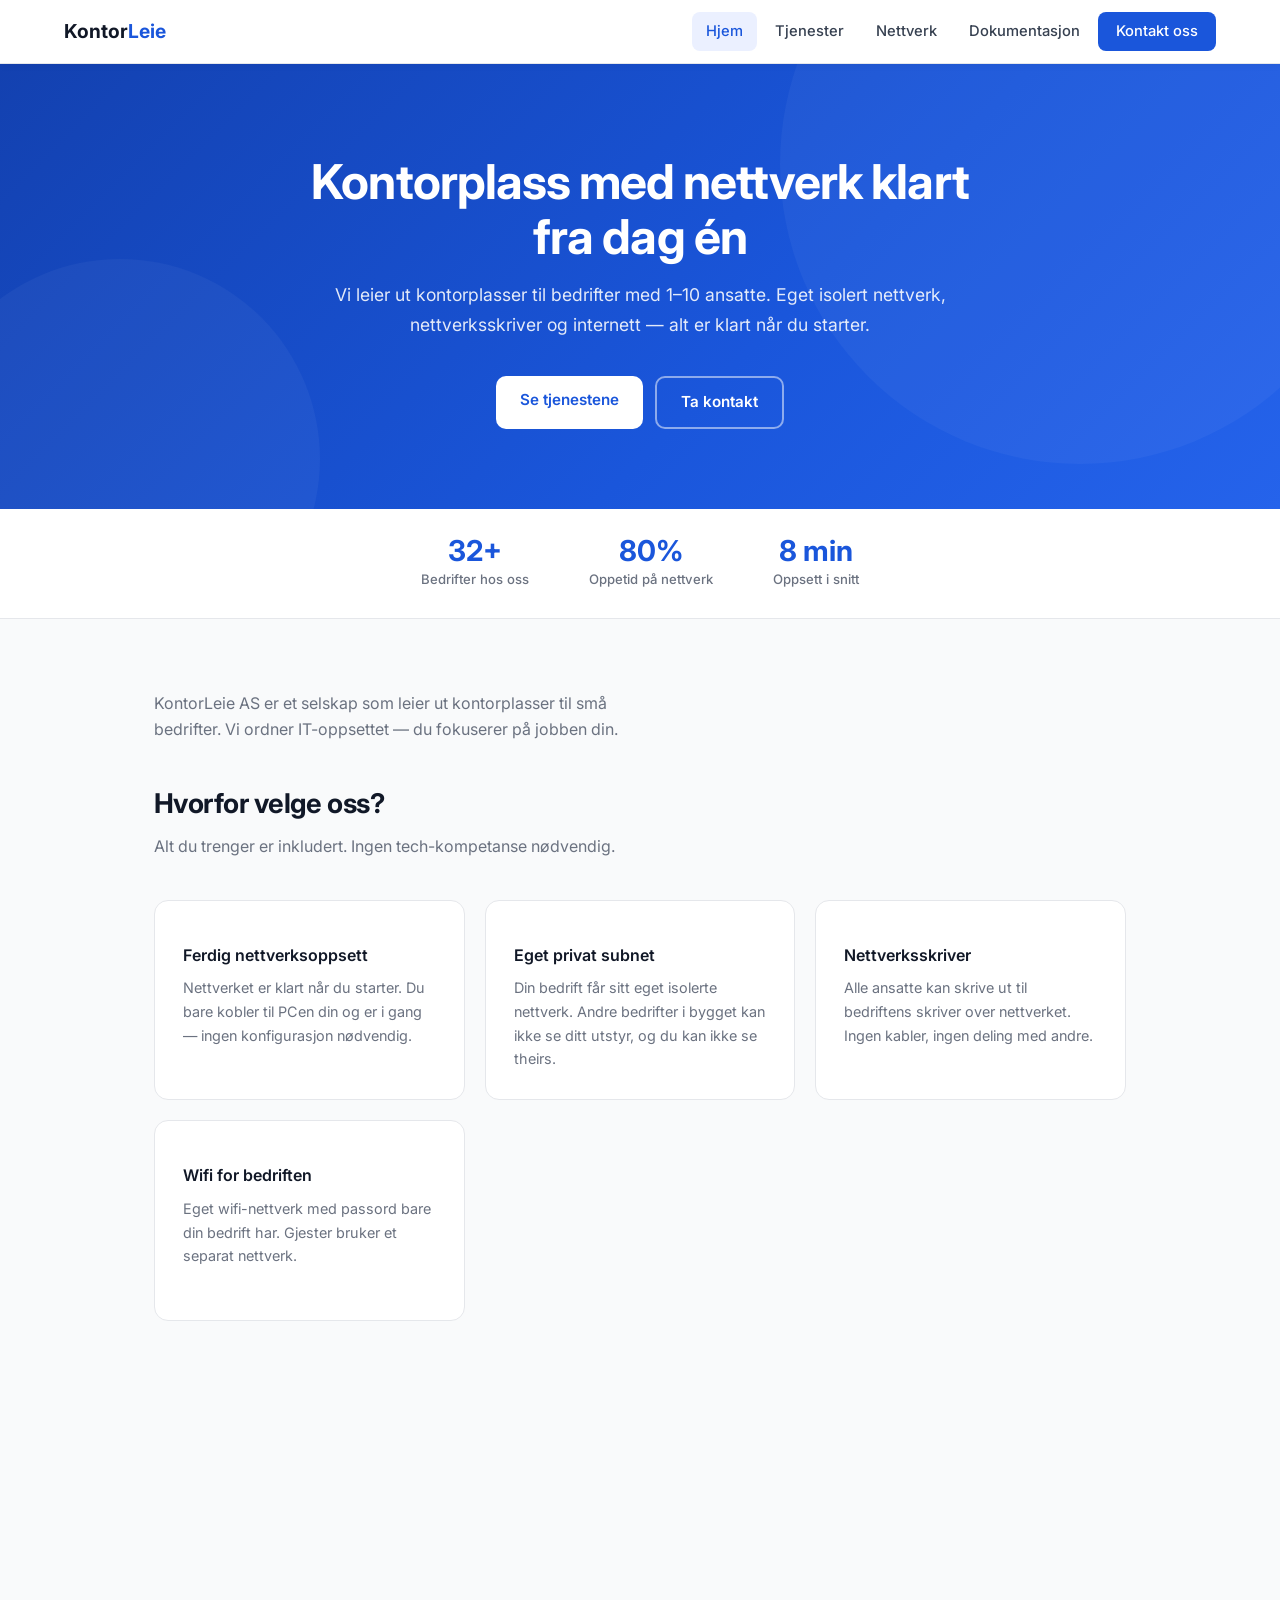
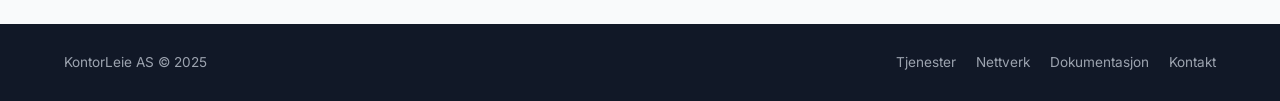
<file: index.html>
<!DOCTYPE html>
<html lang="no">
<head>
    <meta charset="UTF-8">
    <meta name="viewport" content="width=device-width, initial-scale=1.0">
    <title>KontorLeie AS - Hjem</title>
    <!-- Kobler til CSS-filen som styrer utseendet -->
    <link rel="stylesheet" href="style.css">
</head>
<body>

<!-- Navigasjonsmenyen øverst på siden -->
<nav>
    <!-- Logo som også er en lenke tilbake til forsiden -->
    <a href="index.html" class="nav-logo">Kontor<span>Leie</span></a>

    <!-- Lenker til de andre sidene -->
    <ul>
        <li><a href="index.html">Hjem</a></li>
        <li><a href="tjenester.html">Tjenester</a></li>
        <li><a href="nettverk.html">Nettverk</a></li>
        <li><a href="dokumentasjon.html">Dokumentasjon</a></li>
        <!-- Denne lenken ser ut som en knapp (blå bakgrunn) -->
        <li><a href="kontakt.html" class="knapp">Kontakt oss</a></li>
    </ul>

    <!-- Hamburger-knapp som vises kun på mobil (tre streker) -->
    <button class="hamburger" aria-label="Meny">
        <span></span><span></span><span></span>
    </button>
</nav>

<!-- Mobilmeny som åpner seg når man trykker på hamburger-knappen -->
<div class="mobil-meny">
    <a href="index.html">Hjem</a>
    <a href="tjenester.html">Tjenester</a>
    <a href="nettverk.html">Nettverk</a>
    <a href="dokumentasjon.html">Dokumentasjon</a>
    <a href="kontakt.html">Kontakt oss</a>
</div>

<!-- Hero-seksjonen - den store blå banneren øverst -->
<div class="hero">
    <div class="hero-innhold">
        <!-- Hovedoverskriften -->
        <h1>Kontorplass med nettverk klart fra dag én</h1>
        <!-- Kort beskrivelse under overskriften -->
        <p>Vi leier ut kontorplasser til bedrifter med 1–10 ansatte. Eget isolert nettverk, nettverksskriver og internett — alt er klart når du starter.</p>
        <!-- To knapper som tar deg videre -->
        <div class="hero-knapper">
            <a href="tjenester.html" class="btn btn-hvit">Se tjenestene</a>
            <a href="kontakt.html" class="btn btn-outline-hvit">Ta kontakt</a>
        </div>
    </div>
</div>

<!-- Statistikk-stripe med tre tall - animeres med JavaScript -->
<div class="statistikk">
    <!-- data-slutt og data-suffix brukes av JavaScript for å animere tallene -->
    <div class="stat-element">
        <div class="stat-tall" data-slutt="40" data-suffix="+">0+</div>
        <div class="stat-tekst">Bedrifter hos oss</div>
    </div>
    <div class="stat-element">
        <div class="stat-tall" data-slutt="99" data-suffix="%">0%</div>
        <div class="stat-tekst">Oppetid på nettverk</div>
    </div>
    <div class="stat-element">
        <div class="stat-tall" data-slutt="10" data-suffix=" min">0 min</div>
        <div class="stat-tekst">Oppsett i snitt</div>
    </div>
</div>

<!-- Hoveddelen av forsiden med tekst og kort -->
<div class="seksjon">

    <!-- Kort introduksjonstekst om bedriften -->
    <!-- fade-inn gjør at elementet glir inn når man scroller ned -->
    <p class="seksjon-undertittel fade-inn">KontorLeie AS er et selskap som leier ut kontorplasser til små bedrifter. Vi ordner IT-oppsettet — du fokuserer på jobben din.</p>

    <!-- Overskrift for kortene under -->
    <h2 class="seksjon-tittel fade-inn">Hvorfor velge oss?</h2>
    <p class="seksjon-undertittel fade-inn">Alt du trenger er inkludert. Ingen tech-kompetanse nødvendig.</p>

    <!-- Grid med seks informasjonskort -->
    <div class="kort-grid">

        <!-- Kort 1 -->
        <div class="kort fade-inn">
            <div class="kort-ikon"></div>
            <h3>Ferdig nettverksoppsett</h3>
            <p>Nettverket er klart når du starter. Du bare kobler til PCen din og er i gang — ingen konfigurasjon nødvendig.</p>
        </div>

        <!-- Kort 2 -->
        <div class="kort fade-inn">
            <div class="kort-ikon"></div>
            <h3>Eget privat subnet</h3>
            <p>Din bedrift får sitt eget isolerte nettverk. Andre bedrifter i bygget kan ikke se ditt utstyr, og du kan ikke se theirs.</p>
        </div>

        <!-- Kort 3 -->
        <div class="kort fade-inn">
            <div class="kort-ikon"></div>
            <h3>Nettverksskriver</h3>
            <p>Alle ansatte kan skrive ut til bedriftens skriver over nettverket. Ingen kabler, ingen deling med andre.</p>
        </div>

        <!-- Kort 4 -->
        <div class="kort fade-inn">
            <div class="kort-ikon"></div>
            <h3>Wifi for bedriften</h3>
            <p>Eget wifi-nettverk med passord bare din bedrift har. Gjester bruker et separat nettverk.</p>
        </div>

        <!-- Kort 5 -->
        <div class="kort fade-inn">
            <div class="kort-ikon"></div>
            <h3>IT-support inkludert</h3>
            <p>Noe funker ikke? Vi hjelper deg. Ring oss eller sjekk dokumentasjonssiden vår for steg-for-steg veiledninger.</p>
        </div>

        <!-- Kort 6 -->
        <div class="kort fade-inn">
            <div class="kort-ikon"></div>
            <h3>Dokumentasjon</h3>
            <p>Full oversikt over ditt nettverksoppsett — DNS, IP-adresser og skriveroppsett — tilgjengelig når du trenger det.</p>
        </div>

    </div>

    <!-- Avsluttende tekst med lenke til tjenester-siden -->
    <div style="margin-top:48px" class="fade-inn">
        <h2 class="seksjon-tittel">Passer for 1–10 ansatte</h2>
        <p class="seksjon-undertittel">Vi er laget for nettopp små bedrifter. Det er enkelt å sette opp og vi stiller opp om det trengs. <a href="tjenester.html" style="color:var(--blaa);font-weight:600;">Se alle tjenester →</a></p>
    </div>

</div>

<!-- Bunntekst med copyright og lenker -->
<footer>
    <div>KontorLeie AS &copy; 2025</div>
    <div class="footer-lenker">
        <a href="tjenester.html">Tjenester</a>
        <a href="nettverk.html">Nettverk</a>
        <a href="dokumentasjon.html">Dokumentasjon</a>
        <a href="kontakt.html">Kontakt</a>
    </div>
</footer>

<!-- Kobler til JavaScript-filen som håndterer animasjoner og interaktivitet -->
<script src="main.js"></script>
</body>
</html>
</file>
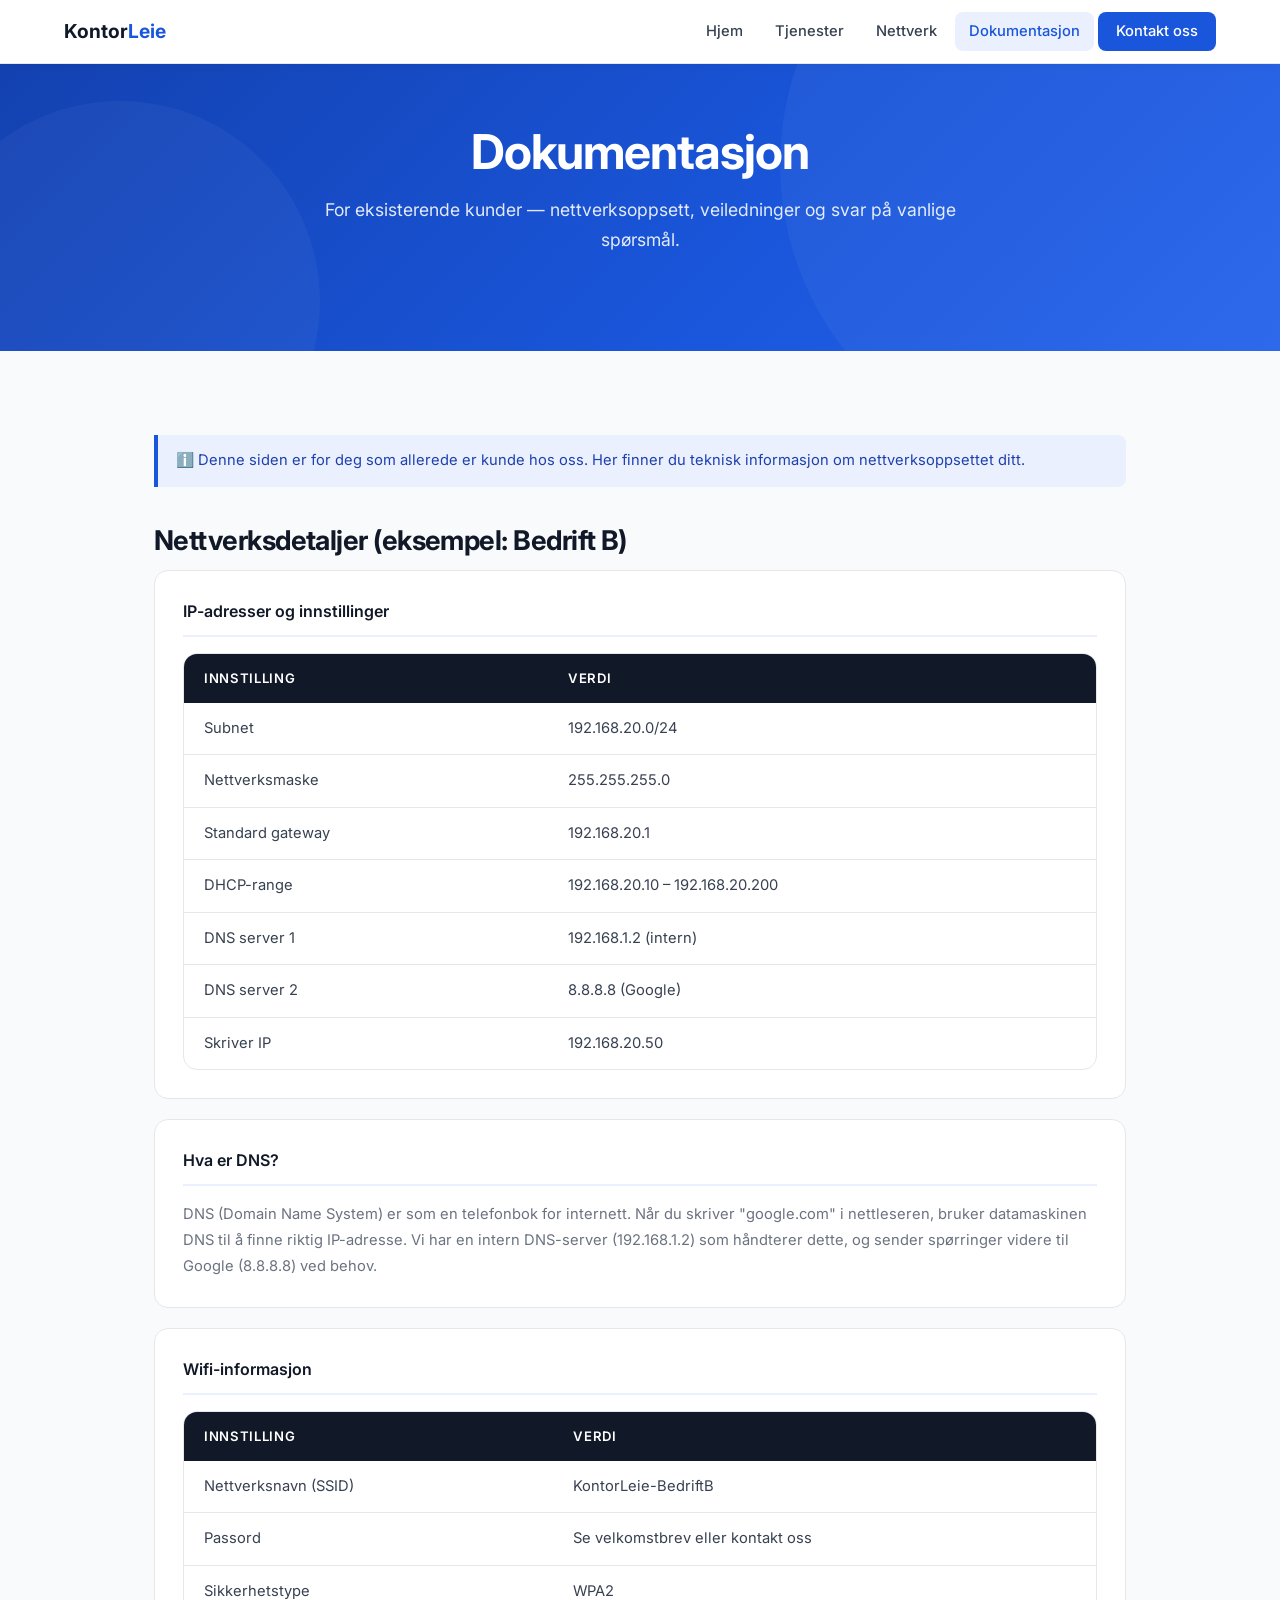
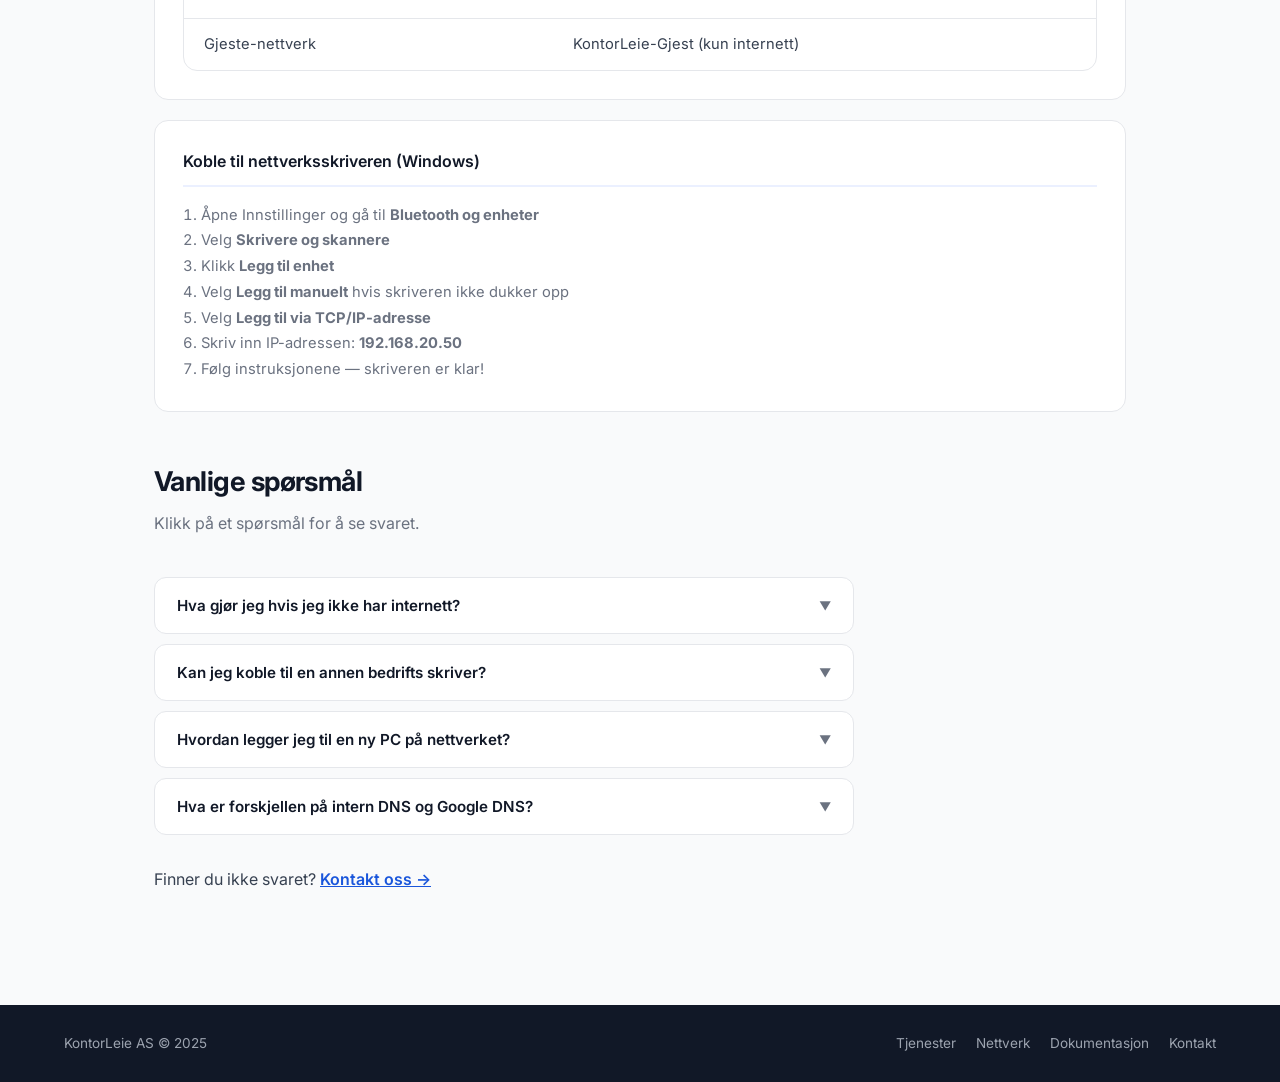
<file: dokumentasjon.html>
<!DOCTYPE html>
<html lang="no">
<head>
    <meta charset="UTF-8">
    <meta name="viewport" content="width=device-width, initial-scale=1.0">
    <title>KontorLeie AS - Dokumentasjon</title>
    <!-- Kobler til CSS-filen -->
    <link rel="stylesheet" href="style.css">
</head>
<body>

<!-- Navigasjonsmenyen -->
<nav>
    <a href="index.html" class="nav-logo">Kontor<span>Leie</span></a>
    <ul>
        <li><a href="index.html">Hjem</a></li>
        <li><a href="tjenester.html">Tjenester</a></li>
        <li><a href="nettverk.html">Nettverk</a></li>
        <li><a href="dokumentasjon.html">Dokumentasjon</a></li>
        <li><a href="kontakt.html" class="knapp">Kontakt oss</a></li>
    </ul>
    <!-- Hamburger-knapp for mobil -->
    <button class="hamburger" aria-label="Meny">
        <span></span><span></span><span></span>
    </button>
</nav>

<!-- Mobilmeny -->
<div class="mobil-meny">
    <a href="index.html">Hjem</a>
    <a href="tjenester.html">Tjenester</a>
    <a href="nettverk.html">Nettverk</a>
    <a href="dokumentasjon.html">Dokumentasjon</a>
    <a href="kontakt.html">Kontakt oss</a>
</div>

<!-- Blå banner øverst -->
<div class="hero" style="padding: 60px 5%;">
    <div class="hero-innhold">
        <h1>Dokumentasjon</h1>
        <p>For eksisterende kunder — nettverksoppsett, veiledninger og svar på vanlige spørsmål.</p>
    </div>
</div>

<!-- Hoveddelen av siden -->
<div class="seksjon">

    <!-- Infoboks som forklarer at siden er for eksisterende kunder -->
    <div class="info-boks fade-inn">
        ℹ️ Denne siden er for deg som allerede er kunde hos oss. Her finner du teknisk informasjon om nettverksoppsettet ditt.
    </div>

    <div style="margin-top:32px">

        <h2 class="seksjon-tittel fade-inn">Nettverksdetaljer (eksempel: Bedrift B)</h2>

        <!-- Boks med IP-adresser og nettverksinnstillinger -->
        <div class="dok-boks fade-inn">
            <h3>IP-adresser og innstillinger</h3>
            <!-- Tabell som viser alle nettverksinnstillingene -->
            <div class="tabell-wrapper">
                <table>
                    <thead>
                        <tr><th>Innstilling</th><th>Verdi</th></tr>
                    </thead>
                    <tbody>
                        <!-- Subnet = nettverkets adresseområde -->
                        <tr><td>Subnet</td><td>192.168.20.0/24</td></tr>
                        <!-- Nettverksmaske forteller datamaskinen hvor stort nettverket er -->
                        <tr><td>Nettverksmaske</td><td>255.255.255.0</td></tr>
                        <!-- Gateway = IP-adressen til routeren, som er "utgangen" til internett -->
                        <tr><td>Standard gateway</td><td>192.168.20.1</td></tr>
                        <!-- DHCP deler automatisk ut IP-adresser til enheter som kobler seg til -->
                        <tr><td>DHCP-range</td><td>192.168.20.10 – 192.168.20.200</td></tr>
                        <!-- DNS oversetter domenenavn (google.com) til IP-adresser -->
                        <tr><td>DNS server 1</td><td>192.168.1.2 (intern)</td></tr>
                        <tr><td>DNS server 2</td><td>8.8.8.8 (Google)</td></tr>
                        <!-- Fast IP-adresse til skriveren så alle kan finne den -->
                        <tr><td>Skriver IP</td><td>192.168.20.50</td></tr>
                    </tbody>
                </table>
            </div>
        </div>

        <!-- Boks som forklarer hva DNS er -->
        <div class="dok-boks fade-inn">
            <h3>Hva er DNS?</h3>
            <p>DNS (Domain Name System) er som en telefonbok for internett. Når du skriver "google.com" i nettleseren, bruker datamaskinen DNS til å finne riktig IP-adresse. Vi har en intern DNS-server (192.168.1.2) som håndterer dette, og sender spørringer videre til Google (8.8.8.8) ved behov.</p>
        </div>

        <!-- Boks med wifi-innstillinger -->
        <div class="dok-boks fade-inn">
            <h3>Wifi-informasjon</h3>
            <div class="tabell-wrapper">
                <table>
                    <thead>
                        <tr><th>Innstilling</th><th>Verdi</th></tr>
                    </thead>
                    <tbody>
                        <!-- SSID er det synlige nettverksnavnet man ser når man søker etter wifi -->
                        <tr><td>Nettverksnavn (SSID)</td><td>KontorLeie-BedriftB</td></tr>
                        <tr><td>Passord</td><td>Se velkomstbrev eller kontakt oss</td></tr>
                        <!-- WPA2 er sikkerhetsstandarden som krypterer wifi-trafikken -->
                        <tr><td>Sikkerhetstype</td><td>WPA2</td></tr>
                        <tr><td>Gjeste-nettverk</td><td>KontorLeie-Gjest (kun internett)</td></tr>
                    </tbody>
                </table>
            </div>
        </div>

        <!-- Steg-for-steg veiledning for å koble til skriver -->
        <div class="dok-boks fade-inn">
            <h3>Koble til nettverksskriveren (Windows)</h3>
            <!-- ol = ordnet liste med numre (1, 2, 3...) -->
            <ol>
                <li>Åpne Innstillinger og gå til <strong>Bluetooth og enheter</strong></li>
                <li>Velg <strong>Skrivere og skannere</strong></li>
                <li>Klikk <strong>Legg til enhet</strong></li>
                <li>Velg <strong>Legg til manuelt</strong> hvis skriveren ikke dukker opp</li>
                <li>Velg <strong>Legg til via TCP/IP-adresse</strong></li>
                <!-- TCP/IP er protokollen datamaskiner bruker for å kommunisere over nettverk -->
                <li>Skriv inn IP-adressen: <strong>192.168.20.50</strong></li>
                <li>Følg instruksjonene — skriveren er klar!</li>
            </ol>
        </div>

    </div>

    <!-- FAQ-seksjonen med spørsmål og svar -->
    <div style="margin-top: 48px;">
        <h2 class="seksjon-tittel fade-inn">Vanlige spørsmål</h2>
        <p class="seksjon-undertittel fade-inn">Klikk på et spørsmål for å se svaret.</p>

        <!--
            FAQ accordion - hvert spørsmål kan åpnes og lukkes.
            JavaScript i main.js lytter etter klikk på .faq-sporsmal
            og animerer .faq-svar opp eller ned ved å endre max-height.
        -->
        <div class="faq-liste fade-inn">

            <!-- FAQ-element 1 -->
            <div class="faq-item">
                <!-- Knappen brukeren klikker på -->
                <button class="faq-sporsmal">
                    Hva gjør jeg hvis jeg ikke har internett?
                    <!-- Pilen snur seg når svaret er åpent (styres av JS) -->
                    <span class="faq-pil">▼</span>
                </button>
                <!-- Svaret er skjult som standard, max-height settes av JS når man klikker -->
                <div class="faq-svar">
                    <div class="faq-svar-innhold">
                        Sjekk at PCen er koblet til riktig wifi-nettverk. Prøv å slå av og på wifi, eller start PCen på nytt. Fungerer det fortsatt ikke? Ring oss på 38 00 00 00.
                    </div>
                </div>
            </div>

            <!-- FAQ-element 2 -->
            <div class="faq-item">
                <button class="faq-sporsmal">
                    Kan jeg koble til en annen bedrifts skriver?
                    <span class="faq-pil">▼</span>
                </button>
                <div class="faq-svar">
                    <div class="faq-svar-innhold">
                        Nei, det er ikke mulig. Nettverket er satt opp slik at du kun kan nå utstyr på ditt eget subnet. Brannmuren blokkerer all trafikk mellom bedriftene. Dette er en bevisst sikkerhetsregel.
                    </div>
                </div>
            </div>

            <!-- FAQ-element 3 -->
            <div class="faq-item">
                <button class="faq-sporsmal">
                    Hvordan legger jeg til en ny PC på nettverket?
                    <span class="faq-pil">▼</span>
                </button>
                <div class="faq-svar">
                    <div class="faq-svar-innhold">
                        Koble bare den nye PCen til wifi-nettverket ditt med passordet ditt, eller koble til med nettverkskabel. PCen får automatisk en IP-adresse fra vår DHCP-server. Du trenger ikke gjøre noe manuelt.
                    </div>
                </div>
            </div>

            <!-- FAQ-element 4 -->
            <div class="faq-item">
                <button class="faq-sporsmal">
                    Hva er forskjellen på intern DNS og Google DNS?
                    <span class="faq-pil">▼</span>
                </button>
                <div class="faq-svar">
                    <div class="faq-svar-innhold">
                        Intern DNS (192.168.1.2) håndterer oppslag innenfor byggets nettverk og er raskere for lokale ressurser. Google DNS (8.8.8.8) brukes som backup når den interne DNS-serveren ikke har svaret — for eksempel for vanlige nettsider.
                    </div>
                </div>
            </div>

        </div>
    </div>

    <!-- Lenke til kontaktsiden -->
    <div style="margin-top:32px" class="fade-inn">
        <p>Finner du ikke svaret? <a href="kontakt.html" style="color:var(--blaa);font-weight:600;">Kontakt oss →</a></p>
    </div>

</div>

<!-- Bunntekst -->
<footer>
    <div>KontorLeie AS &copy; 2025</div>
    <div class="footer-lenker">
        <a href="tjenester.html">Tjenester</a>
        <a href="nettverk.html">Nettverk</a>
        <a href="dokumentasjon.html">Dokumentasjon</a>
        <a href="kontakt.html">Kontakt</a>
    </div>
</footer>

<!-- JavaScript-filen -->
<script src="main.js"></script>
</body>
</html>
</file>
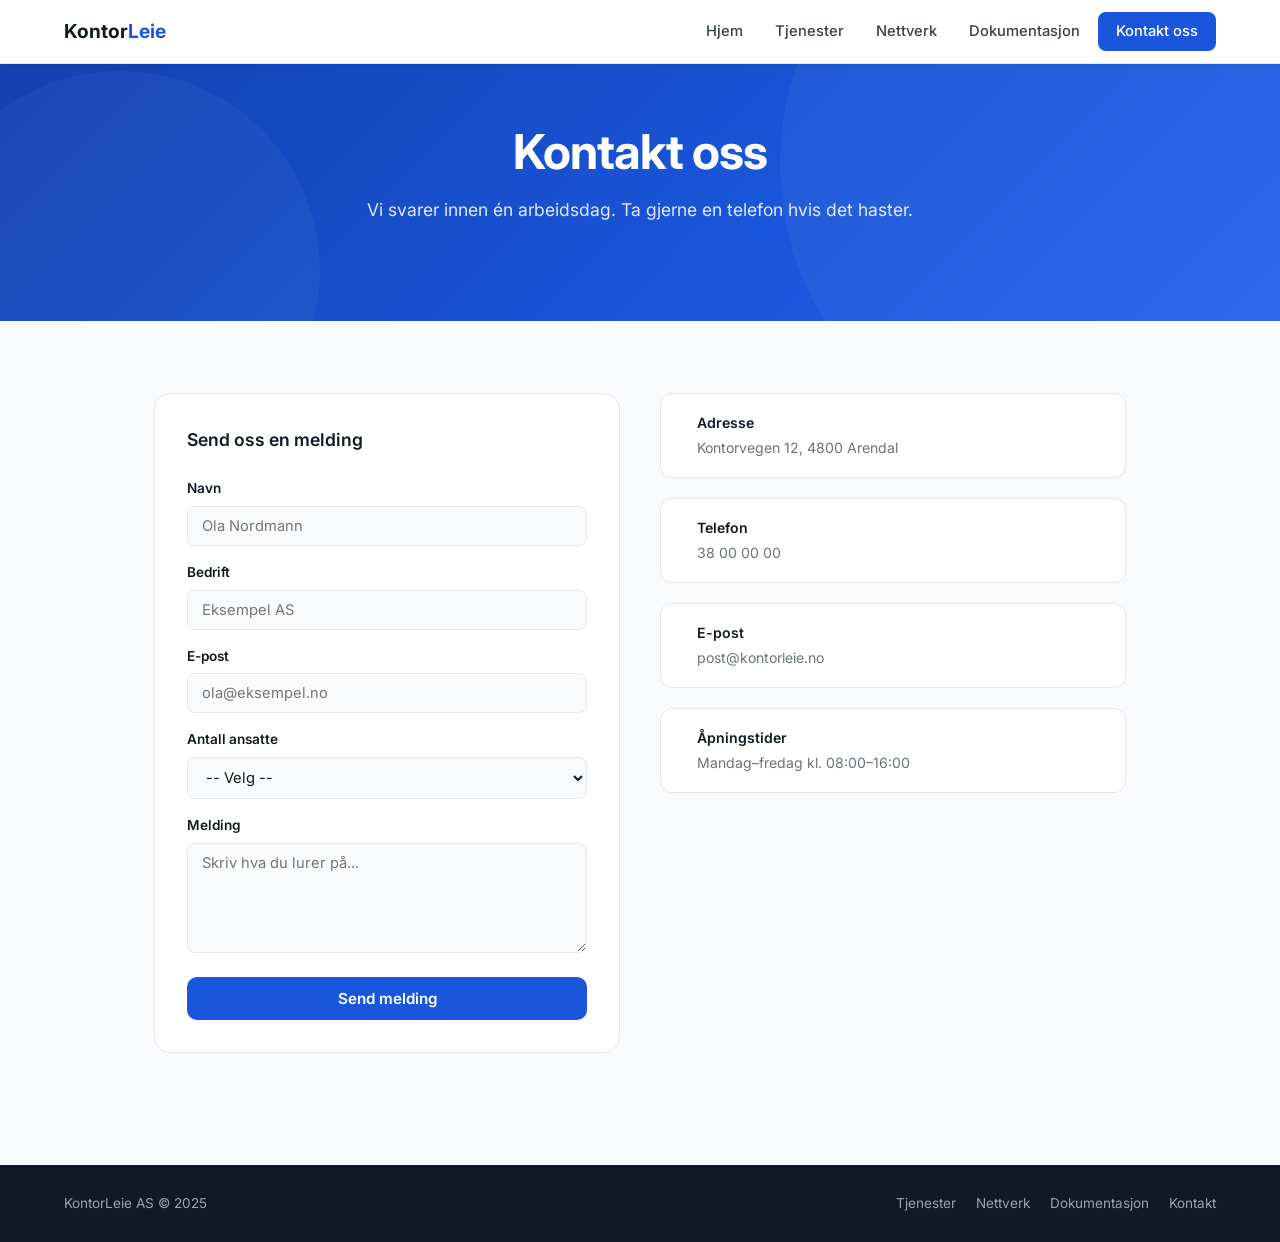
<file: kontakt.html>
<!DOCTYPE html>
<html lang="no">
<head>
    <meta charset="UTF-8">
    <meta name="viewport" content="width=device-width, initial-scale=1.0">
    <title>KontorLeie AS - Kontakt</title>
    <!-- Kobler til CSS-filen -->
    <link rel="stylesheet" href="style.css">
</head>
<body>

<!-- Navigasjonsmenyen -->
<nav>
    <a href="index.html" class="nav-logo">Kontor<span>Leie</span></a>
    <ul>
        <li><a href="index.html">Hjem</a></li>
        <li><a href="tjenester.html">Tjenester</a></li>
        <li><a href="nettverk.html">Nettverk</a></li>
        <li><a href="dokumentasjon.html">Dokumentasjon</a></li>
        <li><a href="kontakt.html" class="knapp">Kontakt oss</a></li>
    </ul>
    <!-- Hamburger-knapp for mobil -->
    <button class="hamburger" aria-label="Meny">
        <span></span><span></span><span></span>
    </button>
</nav>

<!-- Mobilmeny -->
<div class="mobil-meny">
    <a href="index.html">Hjem</a>
    <a href="tjenester.html">Tjenester</a>
    <a href="nettverk.html">Nettverk</a>
    <a href="dokumentasjon.html">Dokumentasjon</a>
    <a href="kontakt.html">Kontakt oss</a>
</div>

<!-- Blå banner øverst -->
<div class="hero" style="padding: 60px 5%;">
    <div class="hero-innhold">
        <h1>Kontakt oss</h1>
        <p>Vi svarer innen én arbeidsdag. Ta gjerne en telefon hvis det haster.</p>
    </div>
</div>

<!-- Hoveddelen med skjema og kontaktinfo side om side -->
<div class="seksjon">

    <!--
        skjema-wrapper bruker CSS grid for å dele siden i to kolonner:
        venstre side = kontaktskjemaet
        høyre side = kontaktinformasjon
    -->
    <div class="skjema-wrapper">

        <!-- VENSTRE SIDE: Kontaktskjema -->
        <div class="skjema fade-inn">
            <h3>Send oss en melding</h3>

            <!--
                id="kontaktskjema" brukes av JavaScript for å fange opp
                når brukeren trykker "Send melding", slik at vi kan vise
                en suksessmelding i stedet for å laste siden på nytt.
            -->
            <form id="kontaktskjema">

                <!-- Felt for navn -->
                <div class="felt">
                    <!-- for="navn" kobler labelen til input-feltet med id="navn" -->
                    <label for="navn">Navn</label>
                    <input type="text" id="navn" placeholder="Ola Nordmann" required>
                    <!-- required betyr at feltet må fylles ut før skjemaet kan sendes -->
                </div>

                <!-- Felt for bedriftsnavn -->
                <div class="felt">
                    <label for="bedrift">Bedrift</label>
                    <input type="text" id="bedrift" placeholder="Eksempel AS">
                </div>

                <!-- Felt for e-post -->
                <div class="felt">
                    <label for="epost">E-post</label>
                    <!-- type="email" gjør at nettleseren sjekker at det er en gyldig e-postadresse -->
                    <input type="email" id="epost" placeholder="ola@eksempel.no" required>
                </div>

                <!-- Nedtrekksliste for antall ansatte -->
                <div class="felt">
                    <label for="ansatte">Antall ansatte</label>
                    <!-- select lager en nedtrekksliste med valgmuligheter -->
                    <select id="ansatte">
                        <option value="">-- Velg --</option>
                        <option>1–2 ansatte</option>
                        <option>3–5 ansatte</option>
                        <option>6–10 ansatte</option>
                    </select>
                </div>

                <!-- Tekstfelt for melding -->
                <div class="felt">
                    <label for="melding">Melding</label>
                    <!-- textarea er et stort tekstfelt, i motsetning til input som er én linje -->
                    <textarea id="melding" placeholder="Skriv hva du lurer på..." required></textarea>
                </div>

                <!-- Send-knapp -->
                <!-- type="submit" gjør at knappen sender skjemaet når man trykker -->
                <button type="submit" class="btn btn-blaa">Send melding</button>

            </form>

            <!--
                Denne grønne boksen er skjult som standard (display: none i CSS).
                JavaScript viser den (display: flex) når skjemaet er sendt.
                id="suksess-melding" brukes av JS for å finne elementet.
            -->
            <div id="suksess-melding" class="suksess">
                ✅ Takk! Vi tar kontakt med deg snart.
            </div>

        </div>

        <!-- HØYRE SIDE: Kontaktinformasjon -->
        <div class="kontakt-info fade-inn">

            <!-- Adresse -->
            <div class="kontakt-rad">
                <div class="kontakt-ikon"></div>
                <div>
                    <h4>Adresse</h4>
                    <p>Kontorvegen 12, 4800 Arendal</p>
                </div>
            </div>

            <!-- Telefon -->
            <div class="kontakt-rad">
                <div class="kontakt-ikon"></div>
                <div>
                    <h4>Telefon</h4>
                    <p>38 00 00 00</p>
                </div>
            </div>

            <!-- E-post -->
            <div class="kontakt-rad">
                <div class="kontakt-ikon"></div>
                <div>
                    <h4>E-post</h4>
                    <p>post@kontorleie.no</p>
                </div>
            </div>

            <!-- Åpningstider -->
            <div class="kontakt-rad">
                <div class="kontakt-ikon"></div>
                <div>
                    <h4>Åpningstider</h4>
                    <p>Mandag–fredag kl. 08:00–16:00</p>
                </div>
            </div>

        </div>

    </div>
</div>

<!-- Bunntekst -->
<footer>
    <div>KontorLeie AS &copy; 2025</div>
    <div class="footer-lenker">
        <a href="tjenester.html">Tjenester</a>
        <a href="nettverk.html">Nettverk</a>
        <a href="dokumentasjon.html">Dokumentasjon</a>
        <a href="kontakt.html">Kontakt</a>
    </div>
</footer>

<!-- JavaScript-filen som bl.a. håndterer skjema-innsendingen -->
<script src="main.js"></script>
</body>
</html>
</file>
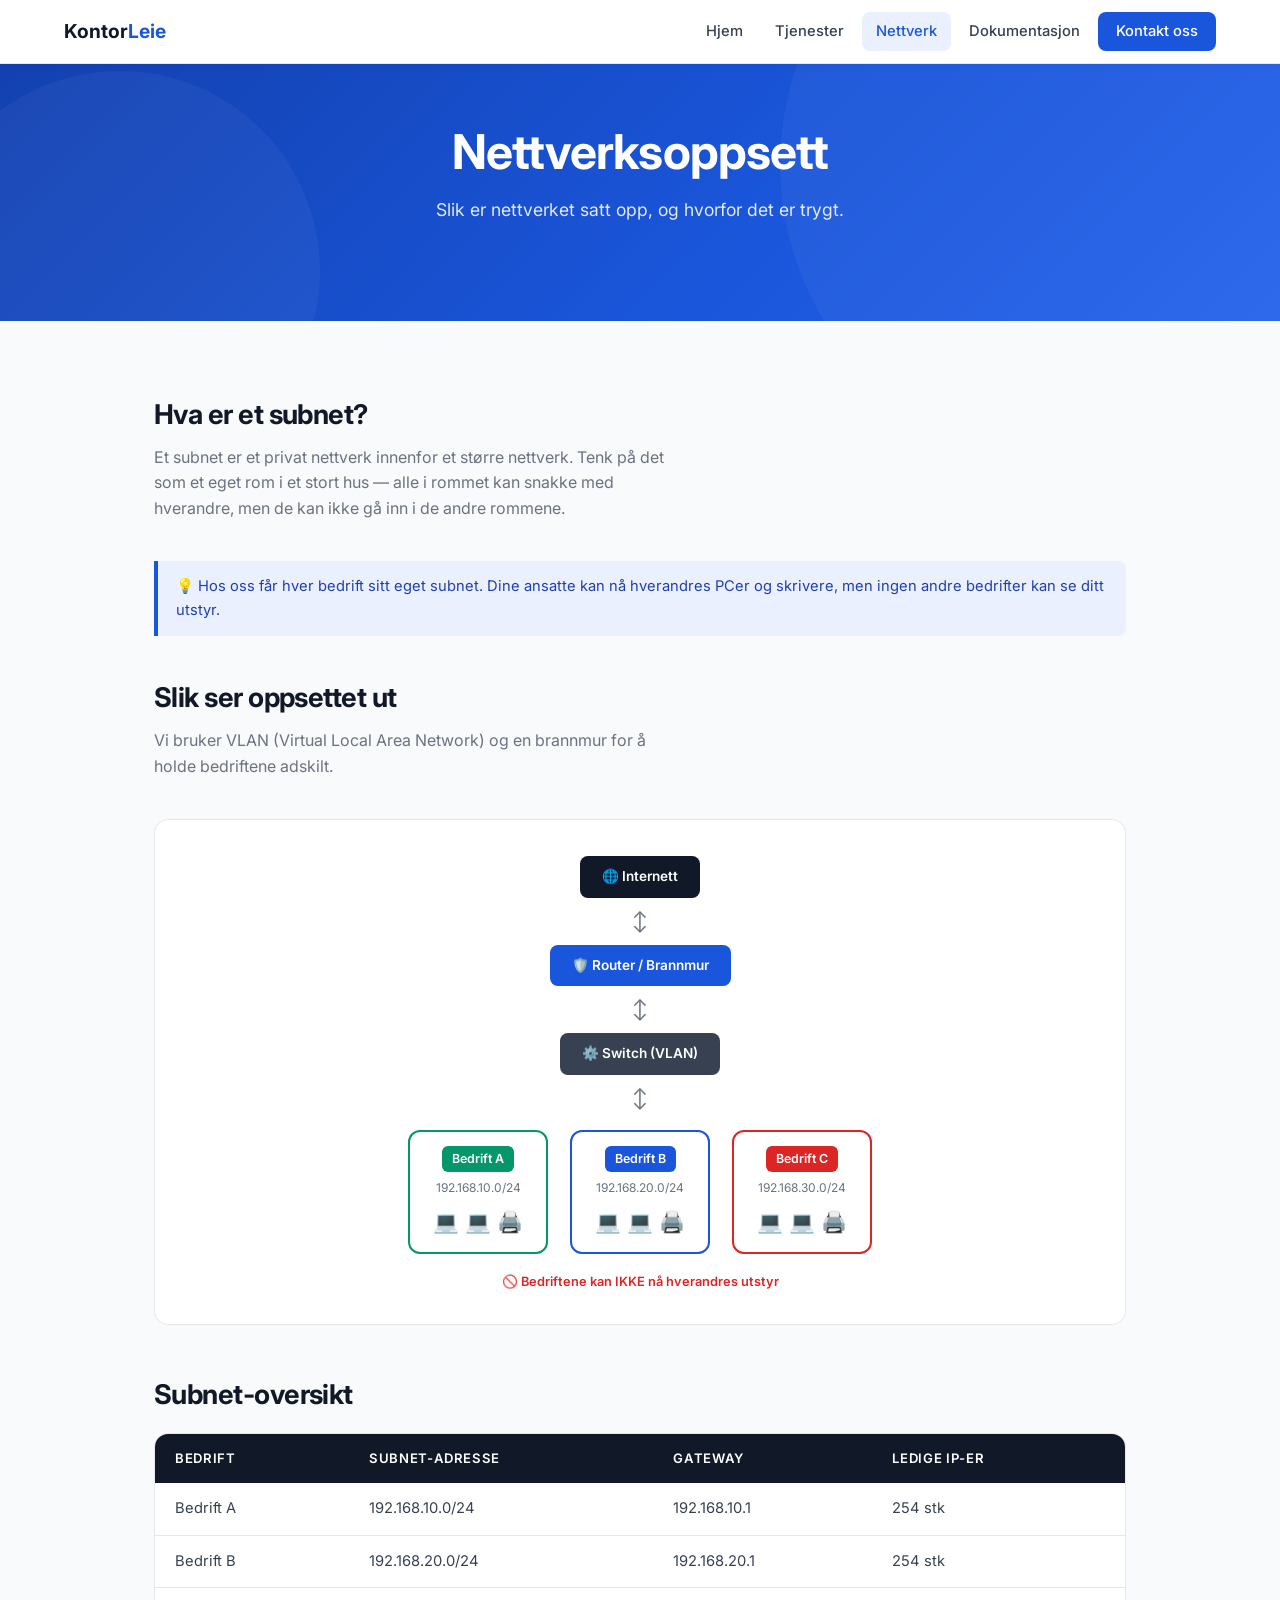
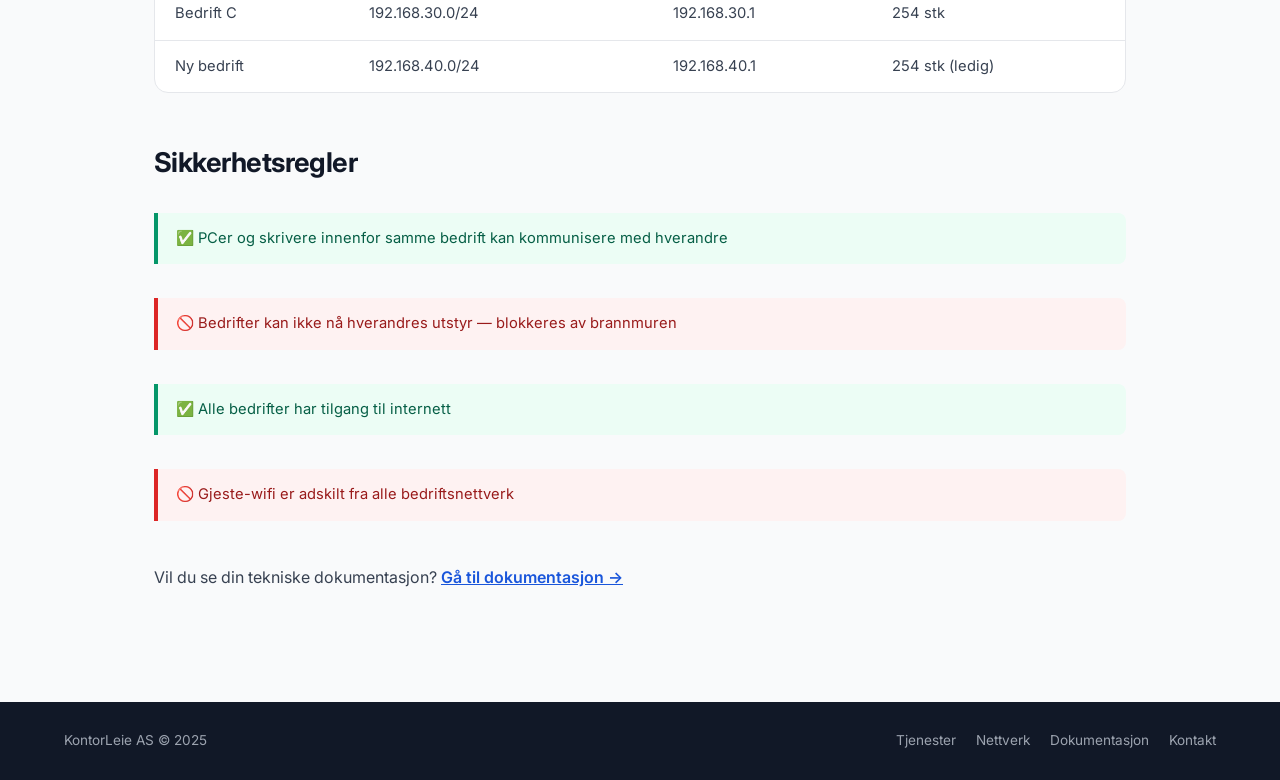
<file: nettverk.html>
<!DOCTYPE html>
<html lang="no">
<head>
    <meta charset="UTF-8">
    <meta name="viewport" content="width=device-width, initial-scale=1.0">
    <title>KontorLeie AS - Nettverk</title>
    <!-- Kobler til CSS-filen som styrer utseendet -->
    <link rel="stylesheet" href="style.css">
</head>
<body>

<!-- Navigasjonsmenyen -->
<nav>
    <a href="index.html" class="nav-logo">Kontor<span>Leie</span></a>
    <ul>
        <li><a href="index.html">Hjem</a></li>
        <li><a href="tjenester.html">Tjenester</a></li>
        <li><a href="nettverk.html">Nettverk</a></li>
        <li><a href="dokumentasjon.html">Dokumentasjon</a></li>
        <li><a href="kontakt.html" class="knapp">Kontakt oss</a></li>
    </ul>
    <!-- Hamburger-knapp for mobil -->
    <button class="hamburger" aria-label="Meny">
        <span></span><span></span><span></span>
    </button>
</nav>

<!-- Mobilmeny -->
<div class="mobil-meny">
    <a href="index.html">Hjem</a>
    <a href="tjenester.html">Tjenester</a>
    <a href="nettverk.html">Nettverk</a>
    <a href="dokumentasjon.html">Dokumentasjon</a>
    <a href="kontakt.html">Kontakt oss</a>
</div>

<!-- Blå banner øverst -->
<div class="hero" style="padding: 60px 5%;">
    <div class="hero-innhold">
        <h1>Nettverksoppsett</h1>
        <p>Slik er nettverket satt opp, og hvorfor det er trygt.</p>
    </div>
</div>

<!-- Hoveddelen av siden -->
<div class="seksjon">

    <!-- Forklaring av hva et subnet er -->
    <h2 class="seksjon-tittel fade-inn">Hva er et subnet?</h2>
    <p class="seksjon-undertittel fade-inn">Et subnet er et privat nettverk innenfor et større nettverk. Tenk på det som et eget rom i et stort hus — alle i rommet kan snakke med hverandre, men de kan ikke gå inn i de andre rommene.</p>

    <!-- Blå infoboks med tips -->
    <div class="info-boks fade-inn">
        💡 Hos oss får hver bedrift sitt eget subnet. Dine ansatte kan nå hverandres PCer og skrivere, men ingen andre bedrifter kan se ditt utstyr.
    </div>

    <!-- Nettverksdiagram-seksjonen -->
    <div style="margin-top: 40px;" class="fade-inn">
        <h2 class="seksjon-tittel">Slik ser oppsettet ut</h2>
        <p class="seksjon-undertittel">Vi bruker VLAN (Virtual Local Area Network) og en brannmur for å holde bedriftene adskilt.</p>

        <!--
            Dette er nettverksdiagrammet laget kun med HTML og CSS.
            Det viser hvordan internett → router → switch → bedrifter henger sammen.
            Pilene (↕) er bare vanlige tegn, ikke bilder.
        -->
        <div class="nettverk-diagram fade-inn">

            <!-- Øverste node: internett -->
            <div><span class="nett-node nett-internett">🌐 Internett</span></div>
            <span class="nett-pil">↕</span>

            <!-- Router og brannmur - stopper trafikk mellom bedriftene -->
            <div><span class="nett-node nett-router">🛡️ Router / Brannmur</span></div>
            <span class="nett-pil">↕</span>

            <!-- Switch med VLAN - deler nettverket opp i separate deler -->
            <div><span class="nett-node nett-switch">⚙️ Switch (VLAN)</span></div>
            <span class="nett-pil">↕</span>

            <!-- De tre bedriftenes subnet ved siden av hverandre -->
            <div class="subnet-row">

                <!-- Bedrift A sitt subnet - grønn farge -->
                <div class="subnet-gruppe a">
                    <div class="subnet-label">Bedrift A</div>
                    <!-- IP-adressen som er reservert for denne bedriften -->
                    <div class="subnet-ip">192.168.10.0/24</div>
                    <!-- Emojier som representerer PC-er og skriver -->
                    <div class="subnet-enheter">💻 💻 🖨️</div>
                </div>

                <!-- Bedrift B sitt subnet - blå farge -->
                <div class="subnet-gruppe b">
                    <div class="subnet-label">Bedrift B</div>
                    <div class="subnet-ip">192.168.20.0/24</div>
                    <div class="subnet-enheter">💻 💻 🖨️</div>
                </div>

                <!-- Bedrift C sitt subnet - rød farge -->
                <div class="subnet-gruppe c">
                    <div class="subnet-label">Bedrift C</div>
                    <div class="subnet-ip">192.168.30.0/24</div>
                    <div class="subnet-enheter">💻 💻 🖨️</div>
                </div>

            </div>

            <!-- Advarselstekst under diagrammet -->
            <div class="blokkert">🚫 Bedriftene kan IKKE nå hverandres utstyr</div>

        </div>
    </div>

    <!-- Tabell med oversikt over alle subnet -->
    <div style="margin-top: 48px;" class="fade-inn">
        <h2 class="seksjon-tittel">Subnet-oversikt</h2>

        <!-- Wrapper gir tabellen avrundede hjørner og ramme -->
        <div class="tabell-wrapper" style="margin-top:16px">
            <table>
                <thead>
                    <tr>
                        <th>Bedrift</th>
                        <th>Subnet-adresse</th>
                        <th>Gateway</th>
                        <!-- Gateway = "utgangsporten" til internett for hvert nettverk -->
                        <th>Ledige IP-er</th>
                    </tr>
                </thead>
                <tbody>
                    <tr>
                        <td>Bedrift A</td>
                        <td>192.168.10.0/24</td>
                        <td>192.168.10.1</td>
                        <!-- /24 betyr det er plass til 254 enheter i dette nettverket -->
                        <td>254 stk</td>
                    </tr>
                    <tr>
                        <td>Bedrift B</td>
                        <td>192.168.20.0/24</td>
                        <td>192.168.20.1</td>
                        <td>254 stk</td>
                    </tr>
                    <tr>
                        <td>Bedrift C</td>
                        <td>192.168.30.0/24</td>
                        <td>192.168.30.1</td>
                        <td>254 stk</td>
                    </tr>
                    <tr>
                        <td>Ny bedrift</td>
                        <td>192.168.40.0/24</td>
                        <td>192.168.40.1</td>
                        <td>254 stk (ledig)</td>
                    </tr>
                </tbody>
            </table>
        </div>
    </div>

    <!-- Sikkerhetsregler med fargede infobokser -->
    <div style="margin-top: 48px;" class="fade-inn">
        <h2 class="seksjon-tittel">Sikkerhetsregler</h2>

        <!-- display:flex og flex-direction:column stable boksene loddrett -->
        <div style="margin-top:16px; display:flex; flex-direction:column; gap:10px;">

            <!-- Grønn boks = noe som er tillatt -->
            <div class="info-boks gronn">✅ PCer og skrivere innenfor samme bedrift kan kommunisere med hverandre</div>

            <!-- Rød boks = noe som er blokkert -->
            <div class="info-boks rod">🚫 Bedrifter kan ikke nå hverandres utstyr — blokkeres av brannmuren</div>

            <div class="info-boks gronn">✅ Alle bedrifter har tilgang til internett</div>

            <div class="info-boks rod">🚫 Gjeste-wifi er adskilt fra alle bedriftsnettverk</div>

        </div>
    </div>

    <!-- Lenke videre til dokumentasjon -->
    <div style="margin-top:32px" class="fade-inn">
        <p>Vil du se din tekniske dokumentasjon? <a href="dokumentasjon.html" style="color:var(--blaa);font-weight:600;">Gå til dokumentasjon →</a></p>
    </div>

</div>

<!-- Bunntekst -->
<footer>
    <div>KontorLeie AS &copy; 2025</div>
    <div class="footer-lenker">
        <a href="tjenester.html">Tjenester</a>
        <a href="nettverk.html">Nettverk</a>
        <a href="dokumentasjon.html">Dokumentasjon</a>
        <a href="kontakt.html">Kontakt</a>
    </div>
</footer>

<!-- JavaScript-filen -->
<script src="main.js"></script>
</body>
</html>
</file>
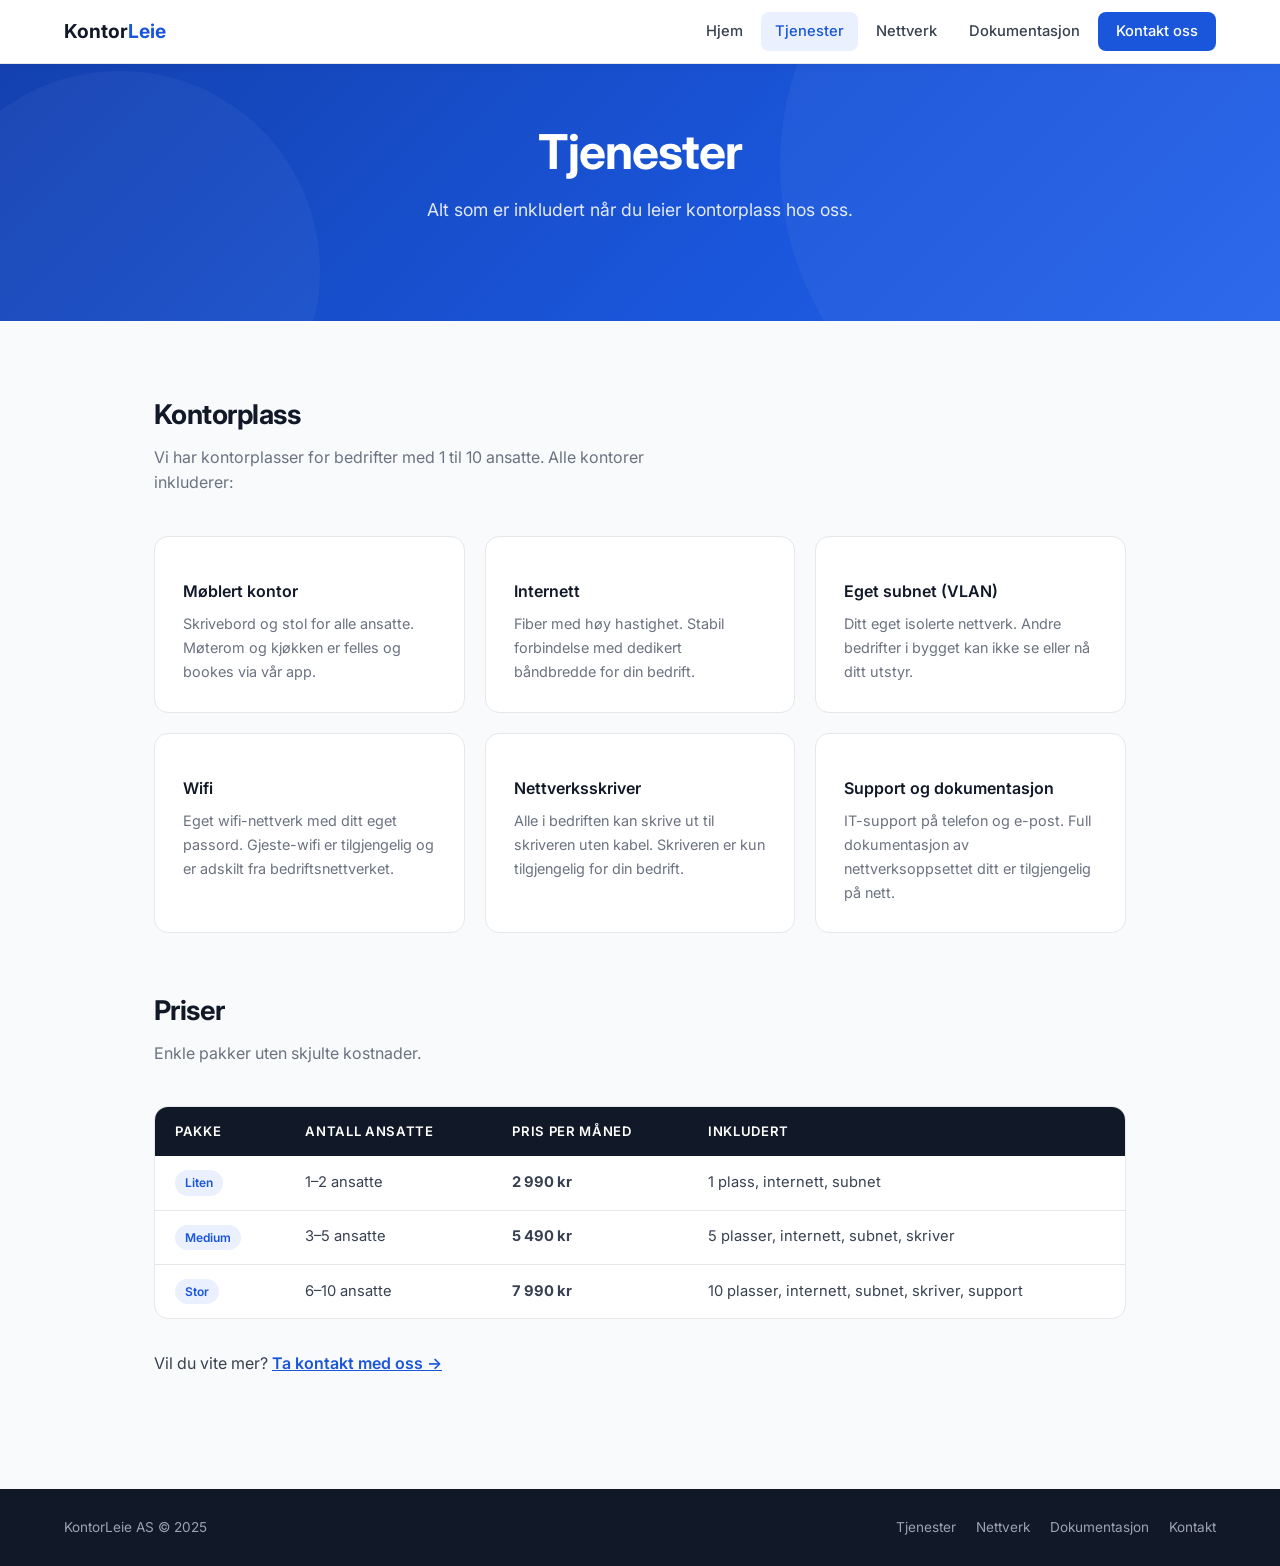
<file: tjenester.html>
<!DOCTYPE html>
<html lang="no">
<head>
    <meta charset="UTF-8">
    <meta name="viewport" content="width=device-width, initial-scale=1.0">
    <title>KontorLeie AS - Tjenester</title>
    <!-- Kobler til CSS-filen som styrer utseendet på siden -->
    <link rel="stylesheet" href="style.css">
</head>
<body>

<!-- Navigasjonsmenyen som er lik på alle sider -->
<nav>
    <!-- Logo øverst til venstre, lenker tilbake til forsiden -->
    <a href="index.html" class="nav-logo">Kontor<span>Leie</span></a>

    <!-- Lenkene til de andre sidene -->
    <ul>
        <li><a href="index.html">Hjem</a></li>
        <li><a href="tjenester.html">Tjenester</a></li>
        <li><a href="nettverk.html">Nettverk</a></li>
        <li><a href="dokumentasjon.html">Dokumentasjon</a></li>
        <!-- Klassen "knapp" gjør at denne lenken ser ut som en blå knapp -->
        <li><a href="kontakt.html" class="knapp">Kontakt oss</a></li>
    </ul>

    <!-- Tre-streker-knapp som kun vises på mobil -->
    <button class="hamburger" aria-label="Meny">
        <span></span><span></span><span></span>
    </button>
</nav>

<!-- Meny som åpner seg på mobil når man trykker på hamburger-knappen -->
<div class="mobil-meny">
    <a href="index.html">Hjem</a>
    <a href="tjenester.html">Tjenester</a>
    <a href="nettverk.html">Nettverk</a>
    <a href="dokumentasjon.html">Dokumentasjon</a>
    <a href="kontakt.html">Kontakt oss</a>
</div>

<!-- Den blå banneren øverst - mindre enn forsiden siden det er en underside -->
<div class="hero" style="padding: 60px 5%;">
    <div class="hero-innhold">
        <h1>Tjenester</h1>
        <p>Alt som er inkludert når du leier kontorplass hos oss.</p>
    </div>
</div>

<!-- Hoveddelen av siden -->
<div class="seksjon">

    <!-- Overskrift og beskrivelse -->
    <h2 class="seksjon-tittel fade-inn">Kontorplass</h2>
    <!-- fade-inn = elementet glir inn når man scroller ned til det -->
    <p class="seksjon-undertittel fade-inn">Vi har kontorplasser for bedrifter med 1 til 10 ansatte. Alle kontorer inkluderer:</p>

    <!-- Seks kort i et rutenett som viser hva som er inkludert -->
    <div class="kort-grid fade-inn">

        <!-- Kort for møblert kontor -->
        <div class="kort">
            <div class="kort-ikon"></div>
            <h3>Møblert kontor</h3>
            <p>Skrivebord og stol for alle ansatte. Møterom og kjøkken er felles og bookes via vår app.</p>
        </div>

        <!-- Kort for internett -->
        <div class="kort">
            <div class="kort-ikon"></div>
            <h3>Internett</h3>
            <p>Fiber med høy hastighet. Stabil forbindelse med dedikert båndbredde for din bedrift.</p>
        </div>

        <!-- Kort for eget subnet -->
        <div class="kort">
            <div class="kort-ikon"></div>
            <h3>Eget subnet (VLAN)</h3>
            <p>Ditt eget isolerte nettverk. Andre bedrifter i bygget kan ikke se eller nå ditt utstyr.</p>
        </div>

        <!-- Kort for wifi -->
        <div class="kort">
            <div class="kort-ikon"></div>
            <h3>Wifi</h3>
            <p>Eget wifi-nettverk med ditt eget passord. Gjeste-wifi er tilgjengelig og er adskilt fra bedriftsnettverket.</p>
        </div>

        <!-- Kort for nettverksskriver -->
        <div class="kort">
            <div class="kort-ikon"></div>
            <h3>Nettverksskriver</h3>
            <p>Alle i bedriften kan skrive ut til skriveren uten kabel. Skriveren er kun tilgjengelig for din bedrift.</p>
        </div>

        <!-- Kort for support -->
        <div class="kort">
            <div class="kort-ikon"></div>
            <h3>Support og dokumentasjon</h3>
            <p>IT-support på telefon og e-post. Full dokumentasjon av nettverksoppsettet ditt er tilgjengelig på nett.</p>
        </div>

    </div>

    <!-- Pristabell-seksjonen -->
    <!-- style="margin-top: 56px;" gir bare litt luft over denne delen -->
    <div style="margin-top: 56px;" class="fade-inn">
        <h2 class="seksjon-tittel">Priser</h2>
        <p class="seksjon-undertittel">Enkle pakker uten skjulte kostnader.</p>

        <!-- Wrapper rundt tabellen for å få avrundede hjørner og ramme -->
        <div class="tabell-wrapper">
            <table>
                <!-- thead = tabellhodet med kolonnenavn -->
                <thead>
                    <tr>
                        <th>Pakke</th>
                        <th>Antall ansatte</th>
                        <th>Pris per måned</th>
                        <th>Inkludert</th>
                    </tr>
                </thead>
                <!-- tbody = selve dataradene i tabellen -->
                <tbody>
                    <tr>
                        <!-- badge er en liten farget etikett -->
                        <td><span class="badge">Liten</span></td>
                        <td>1–2 ansatte</td>
                        <td><strong>2 990 kr</strong></td>
                        <td>1 plass, internett, subnet</td>
                    </tr>
                    <tr>
                        <td><span class="badge">Medium</span></td>
                        <td>3–5 ansatte</td>
                        <td><strong>5 490 kr</strong></td>
                        <td>5 plasser, internett, subnet, skriver</td>
                    </tr>
                    <tr>
                        <td><span class="badge">Stor</span></td>
                        <td>6–10 ansatte</td>
                        <td><strong>7 990 kr</strong></td>
                        <td>10 plasser, internett, subnet, skriver, support</td>
                    </tr>
                </tbody>
            </table>
        </div>
    </div>

    <!-- Lenke til kontaktsiden -->
    <div style="margin-top:32px" class="fade-inn">
        <p>Vil du vite mer? <a href="kontakt.html" style="color:var(--blaa);font-weight:600;">Ta kontakt med oss →</a></p>
    </div>

</div>

<!-- Bunntekst med copyright og sidelenker -->
<footer>
    <div>KontorLeie AS &copy; 2025</div>
    <div class="footer-lenker">
        <a href="tjenester.html">Tjenester</a>
        <a href="nettverk.html">Nettverk</a>
        <a href="dokumentasjon.html">Dokumentasjon</a>
        <a href="kontakt.html">Kontakt</a>
    </div>
</footer>

<!-- JavaScript-filen som håndterer animasjoner og mobilmeny -->
<script src="main.js"></script>
</body>
</html>
</file>
<file: style.css>
@import url('https://fonts.googleapis.com/css2?family=Inter:wght@300;400;500;600;700&display=swap');

* {
    margin: 0;
    padding: 0;
    box-sizing: border-box;
}

:root {
    --blaa: #1a56db;
    --blaa-mork: #1341b0;
    --blaa-lys: #ebf0ff;
    --mork: #111827;
    --tekst: #374151;
    --graa: #6b7280;
    --kant: #e5e7eb;
    --bakgrunn: #f9fafb;
    --hvit: #ffffff;
    --gronn: #059669;
    --rod: #dc2626;
}

html {
    scroll-behavior: smooth;
}

body {
    font-family: 'Inter', sans-serif;
    background: var(--bakgrunn);
    color: var(--tekst);
    line-height: 1.6;
}

/* ---- NAV ---- */
nav {
    background: var(--hvit);
    border-bottom: 1px solid var(--kant);
    position: sticky;
    top: 0;
    z-index: 100;
    padding: 0 5%;
    display: flex;
    align-items: center;
    justify-content: space-between;
    height: 64px;
    box-shadow: 0 1px 8px rgba(0,0,0,0.06);
}

.nav-logo {
    font-size: 1.2rem;
    font-weight: 700;
    color: var(--mork);
    text-decoration: none;
}

.nav-logo span {
    color: var(--blaa);
}

nav ul {
    list-style: none;
    display: flex;
    gap: 4px;
    align-items: center;
}

nav ul li a {
    color: var(--tekst);
    text-decoration: none;
    font-size: 0.92rem;
    font-weight: 500;
    padding: 8px 14px;
    border-radius: 8px;
    transition: background 0.15s, color 0.15s;
    display: block;
}

nav ul li a:hover {
    background: var(--blaa-lys);
    color: var(--blaa);
}

nav ul li a.aktiv {
    background: var(--blaa-lys);
    color: var(--blaa);
}

nav ul li a.knapp {
    background: var(--blaa);
    color: white;
    padding: 8px 18px;
}

nav ul li a.knapp:hover {
    background: var(--blaa-mork);
    color: white;
}

/* hamburger */
.hamburger {
    display: none;
    flex-direction: column;
    gap: 5px;
    cursor: pointer;
    padding: 6px;
    background: none;
    border: none;
}

.hamburger span {
    display: block;
    width: 24px;
    height: 2px;
    background: var(--mork);
    border-radius: 2px;
    transition: all 0.25s;
}

.hamburger.aapen span:nth-child(1) { transform: translateY(7px) rotate(45deg); }
.hamburger.aapen span:nth-child(2) { opacity: 0; }
.hamburger.aapen span:nth-child(3) { transform: translateY(-7px) rotate(-45deg); }

.mobil-meny {
    display: none;
    flex-direction: column;
    background: var(--hvit);
    border-top: 1px solid var(--kant);
    padding: 12px 5%;
    gap: 4px;
}

.mobil-meny.aapen { display: flex; }

.mobil-meny a {
    color: var(--tekst);
    text-decoration: none;
    font-size: 0.95rem;
    font-weight: 500;
    padding: 10px 14px;
    border-radius: 8px;
    transition: background 0.15s;
}

.mobil-meny a:hover {
    background: var(--blaa-lys);
    color: var(--blaa);
}

/* ---- HERO ---- */
.hero {
    background: linear-gradient(135deg, #1341b0 0%, #1a56db 60%, #2563eb 100%);
    color: white;
    padding: 90px 5% 80px;
    text-align: center;
    position: relative;
    overflow: hidden;
}

.hero::before {
    content: '';
    position: absolute;
    width: 600px; height: 600px;
    border-radius: 50%;
    background: rgba(255,255,255,0.04);
    top: -200px; right: -100px;
    pointer-events: none;
}

.hero::after {
    content: '';
    position: absolute;
    width: 400px; height: 400px;
    border-radius: 50%;
    background: rgba(255,255,255,0.04);
    bottom: -150px; left: -80px;
    pointer-events: none;
}

.hero-innhold {
    position: relative;
    z-index: 1;
    max-width: 680px;
    margin: 0 auto;
}

.hero h1 {
    font-size: clamp(2rem, 5vw, 3rem);
    font-weight: 700;
    line-height: 1.15;
    margin-bottom: 16px;
    letter-spacing: -0.02em;
}

.hero p {
    font-size: 1.1rem;
    opacity: 0.88;
    margin-bottom: 36px;
    line-height: 1.7;
}

.hero-knapper {
    display: flex;
    gap: 12px;
    justify-content: center;
    flex-wrap: wrap;
}

.btn {
    display: inline-block;
    padding: 12px 24px;
    border-radius: 10px;
    font-weight: 600;
    font-size: 0.95rem;
    text-decoration: none;
    cursor: pointer;
    border: none;
    transition: all 0.2s;
}

.btn-hvit {
    background: white;
    color: var(--blaa);
}

.btn-hvit:hover {
    background: #f0f4ff;
    transform: translateY(-1px);
    box-shadow: 0 4px 14px rgba(0,0,0,0.15);
}

.btn-outline-hvit {
    background: transparent;
    color: white;
    border: 2px solid rgba(255,255,255,0.5);
}

.btn-outline-hvit:hover {
    border-color: white;
    background: rgba(255,255,255,0.1);
}

/* ---- STATISTIKK STRIPE ---- */
.statistikk {
    background: var(--hvit);
    border-bottom: 1px solid var(--kant);
    padding: 28px 5%;
    display: flex;
    justify-content: center;
    gap: 60px;
    flex-wrap: wrap;
}

.stat-element {
    text-align: center;
}

.stat-tall {
    font-size: 1.8rem;
    font-weight: 700;
    color: var(--blaa);
    line-height: 1;
    margin-bottom: 4px;
}

.stat-tekst {
    font-size: 0.82rem;
    color: var(--graa);
    font-weight: 500;
}

/* ---- SEKSJON ---- */
.seksjon {
    padding: 72px 5%;
    max-width: 1100px;
    margin: 0 auto;
}

.seksjon-full {
    padding: 72px 5%;
}

.seksjon-tittel {
    font-size: 1.7rem;
    font-weight: 700;
    color: var(--mork);
    margin-bottom: 8px;
    letter-spacing: -0.02em;
}

.seksjon-undertittel {
    color: var(--graa);
    font-size: 1rem;
    margin-bottom: 40px;
    max-width: 520px;
}

/* ---- KORT GRID ---- */
.kort-grid {
    display: grid;
    grid-template-columns: repeat(auto-fit, minmax(260px, 1fr));
    gap: 20px;
}

.kort {
    background: var(--hvit);
    border: 1px solid var(--kant);
    border-radius: 14px;
    padding: 28px;
    transition: box-shadow 0.2s, transform 0.2s;
}

.kort:hover {
    box-shadow: 0 8px 30px rgba(0,0,0,0.09);
    transform: translateY(-3px);
}

.kort-ikon {
    font-size: 1.8rem;
    margin-bottom: 14px;
}

.kort h3 {
    font-size: 1rem;
    font-weight: 600;
    color: var(--mork);
    margin-bottom: 8px;
}

.kort p {
    font-size: 0.9rem;
    color: var(--graa);
    line-height: 1.65;
}

/* ---- TABELL ---- */
.tabell-wrapper {
    background: var(--hvit);
    border: 1px solid var(--kant);
    border-radius: 14px;
    overflow: hidden;
}

table {
    width: 100%;
    border-collapse: collapse;
}

table thead tr {
    background: var(--mork);
}

table th {
    color: white;
    font-size: 0.82rem;
    font-weight: 600;
    text-transform: uppercase;
    letter-spacing: 0.05em;
    padding: 14px 20px;
    text-align: left;
}

table td {
    padding: 14px 20px;
    border-bottom: 1px solid var(--kant);
    font-size: 0.92rem;
    color: var(--tekst);
}

table tbody tr:last-child td {
    border-bottom: none;
}

table tbody tr:hover td {
    background: var(--blaa-lys);
}

/* ---- INFO BOKS ---- */
.info-boks {
    background: var(--blaa-lys);
    border-left: 4px solid var(--blaa);
    padding: 14px 18px;
    border-radius: 0 8px 8px 0;
    margin: 12px 0;
    font-size: 0.92rem;
    color: #1e40af;
}

.info-boks.rod {
    background: #fef2f2;
    border-left-color: var(--rod);
    color: #991b1b;
}

.info-boks.gronn {
    background: #ecfdf5;
    border-left-color: var(--gronn);
    color: #065f46;
}

/* ---- DOK BOKS ---- */
.dok-boks {
    background: var(--hvit);
    border: 1px solid var(--kant);
    border-radius: 14px;
    padding: 28px;
    margin-bottom: 20px;
}

.dok-boks h3 {
    font-size: 1rem;
    font-weight: 600;
    color: var(--mork);
    margin-bottom: 16px;
    padding-bottom: 10px;
    border-bottom: 2px solid var(--blaa-lys);
}

.dok-boks p, .dok-boks li {
    font-size: 0.92rem;
    color: var(--graa);
    line-height: 1.75;
}

.dok-boks ul, .dok-boks ol {
    margin-left: 18px;
}

/* ---- BADGE ---- */
.badge {
    display: inline-block;
    font-size: 0.75rem;
    font-weight: 600;
    padding: 3px 10px;
    border-radius: 20px;
    background: var(--blaa-lys);
    color: var(--blaa);
}

/* ---- KONTAKTSKJEMA ---- */
.skjema-wrapper {
    display: grid;
    grid-template-columns: 1fr 1fr;
    gap: 40px;
    align-items: start;
}

.skjema {
    background: var(--hvit);
    border: 1px solid var(--kant);
    border-radius: 16px;
    padding: 32px;
}

.skjema h3 {
    font-size: 1.1rem;
    font-weight: 600;
    color: var(--mork);
    margin-bottom: 24px;
}

.felt {
    margin-bottom: 16px;
}

.felt label {
    display: block;
    font-size: 0.85rem;
    font-weight: 600;
    color: var(--mork);
    margin-bottom: 6px;
}

.felt input,
.felt textarea,
.felt select {
    width: 100%;
    padding: 10px 14px;
    border: 1.5px solid var(--kant);
    border-radius: 8px;
    font-family: 'Inter', sans-serif;
    font-size: 0.92rem;
    color: var(--mork);
    background: var(--bakgrunn);
    transition: border-color 0.15s, box-shadow 0.15s;
    outline: none;
}

.felt input:focus,
.felt textarea:focus,
.felt select:focus {
    border-color: var(--blaa);
    box-shadow: 0 0 0 3px rgba(26,86,219,0.12);
    background: white;
}

.felt textarea {
    min-height: 110px;
    resize: vertical;
}

.btn-blaa {
    background: var(--blaa);
    color: white;
    width: 100%;
    padding: 12px;
    font-family: 'Inter', sans-serif;
}

.btn-blaa:hover {
    background: var(--blaa-mork);
    transform: translateY(-1px);
    box-shadow: 0 4px 14px rgba(26,86,219,0.3);
}

.kontakt-info {
    display: flex;
    flex-direction: column;
    gap: 20px;
}

.kontakt-rad {
    display: flex;
    align-items: flex-start;
    gap: 16px;
    background: var(--hvit);
    border: 1px solid var(--kant);
    border-radius: 12px;
    padding: 18px 20px;
}

.kontakt-ikon {
    font-size: 1.3rem;
    flex-shrink: 0;
    margin-top: 2px;
}

.kontakt-rad h4 {
    font-size: 0.88rem;
    font-weight: 600;
    color: var(--mork);
    margin-bottom: 2px;
}

.kontakt-rad p {
    font-size: 0.88rem;
    color: var(--graa);
}

/* ---- SUCCESS MELDING ---- */
.suksess {
    display: none;
    background: #ecfdf5;
    border: 1px solid #6ee7b7;
    border-radius: 10px;
    padding: 16px 20px;
    color: #065f46;
    font-size: 0.92rem;
    font-weight: 500;
    margin-top: 16px;
    align-items: center;
    gap: 10px;
}

/* ---- NETTVERKSTEGNING ---- */
.nettverk-diagram {
    background: var(--hvit);
    border: 1px solid var(--kant);
    border-radius: 14px;
    padding: 32px;
    text-align: center;
    font-family: 'Inter', sans-serif;
}

.nett-node {
    display: inline-block;
    padding: 10px 22px;
    border-radius: 8px;
    font-size: 0.85rem;
    font-weight: 600;
    margin: 4px;
}

.nett-internett { background: var(--mork); color: white; }
.nett-router { background: var(--blaa); color: white; }
.nett-switch { background: #374151; color: white; }

.nett-pil {
    color: var(--graa);
    font-size: 1.2rem;
    display: block;
    margin: 4px 0;
}

.subnet-gruppe {
    display: inline-flex;
    flex-direction: column;
    align-items: center;
    border: 2px solid;
    border-radius: 12px;
    padding: 14px 16px;
    margin: 8px;
    min-width: 140px;
}

.subnet-gruppe.a { border-color: #059669; }
.subnet-gruppe.b { border-color: var(--blaa); }
.subnet-gruppe.c { border-color: #dc2626; }

.subnet-label {
    font-size: 0.78rem;
    font-weight: 600;
    margin-bottom: 6px;
    padding: 3px 10px;
    border-radius: 6px;
    color: white;
}
.subnet-gruppe.a .subnet-label { background: #059669; }
.subnet-gruppe.b .subnet-label { background: var(--blaa); }
.subnet-gruppe.c .subnet-label { background: #dc2626; }

.subnet-ip {
    font-size: 0.75rem;
    color: var(--graa);
    margin-bottom: 8px;
}

.subnet-enheter { font-size: 1.3rem; }
.subnet-row { display: flex; justify-content: center; flex-wrap: wrap; gap: 6px; margin-top: 8px; }
.blokkert { color: #dc2626; font-size: 0.8rem; font-weight: 600; margin-top: 10px; }

/* ---- FAQ ---- */
.faq-liste {
    display: flex;
    flex-direction: column;
    gap: 10px;
    max-width: 700px;
}

.faq-item {
    background: var(--hvit);
    border: 1px solid var(--kant);
    border-radius: 12px;
    overflow: hidden;
}

.faq-sporsmal {
    width: 100%;
    background: none;
    border: none;
    padding: 18px 22px;
    text-align: left;
    font-family: 'Inter', sans-serif;
    font-size: 0.95rem;
    font-weight: 600;
    color: var(--mork);
    cursor: pointer;
    display: flex;
    justify-content: space-between;
    align-items: center;
    transition: background 0.15s;
}

.faq-sporsmal:hover { background: var(--bakgrunn); }

.faq-pil {
    font-size: 0.75rem;
    color: var(--graa);
    transition: transform 0.25s;
    flex-shrink: 0;
}

.faq-item.aapen .faq-pil { transform: rotate(180deg); }

.faq-svar {
    max-height: 0;
    overflow: hidden;
    transition: max-height 0.3s ease;
    font-size: 0.92rem;
    color: var(--graa);
    line-height: 1.7;
}

.faq-svar-innhold {
    padding: 0 22px 18px;
}

/* ---- SCROLL ANIMASJON ---- */
.fade-inn {
    opacity: 0;
    transform: translateY(22px);
    transition: opacity 0.5s ease, transform 0.5s ease;
}

.fade-inn.synlig {
    opacity: 1;
    transform: translateY(0);
}

/* ---- FOOTER ---- */
footer {
    background: var(--mork);
    color: #9ca3af;
    padding: 28px 5%;
    display: flex;
    align-items: center;
    justify-content: space-between;
    flex-wrap: wrap;
    gap: 12px;
    font-size: 0.85rem;
    margin-top: 40px;
}

footer a {
    color: #9ca3af;
    text-decoration: none;
    transition: color 0.15s;
}

footer a:hover { color: white; }

.footer-lenker {
    display: flex;
    gap: 20px;
}

/* ---- RESPONSIV ---- */
@media (max-width: 768px) {
    nav ul { display: none; }
    .hamburger { display: flex; }
    .skjema-wrapper { grid-template-columns: 1fr; }
    .statistikk { gap: 30px; }
    .subnet-row { flex-direction: column; align-items: center; }
}
</file>
